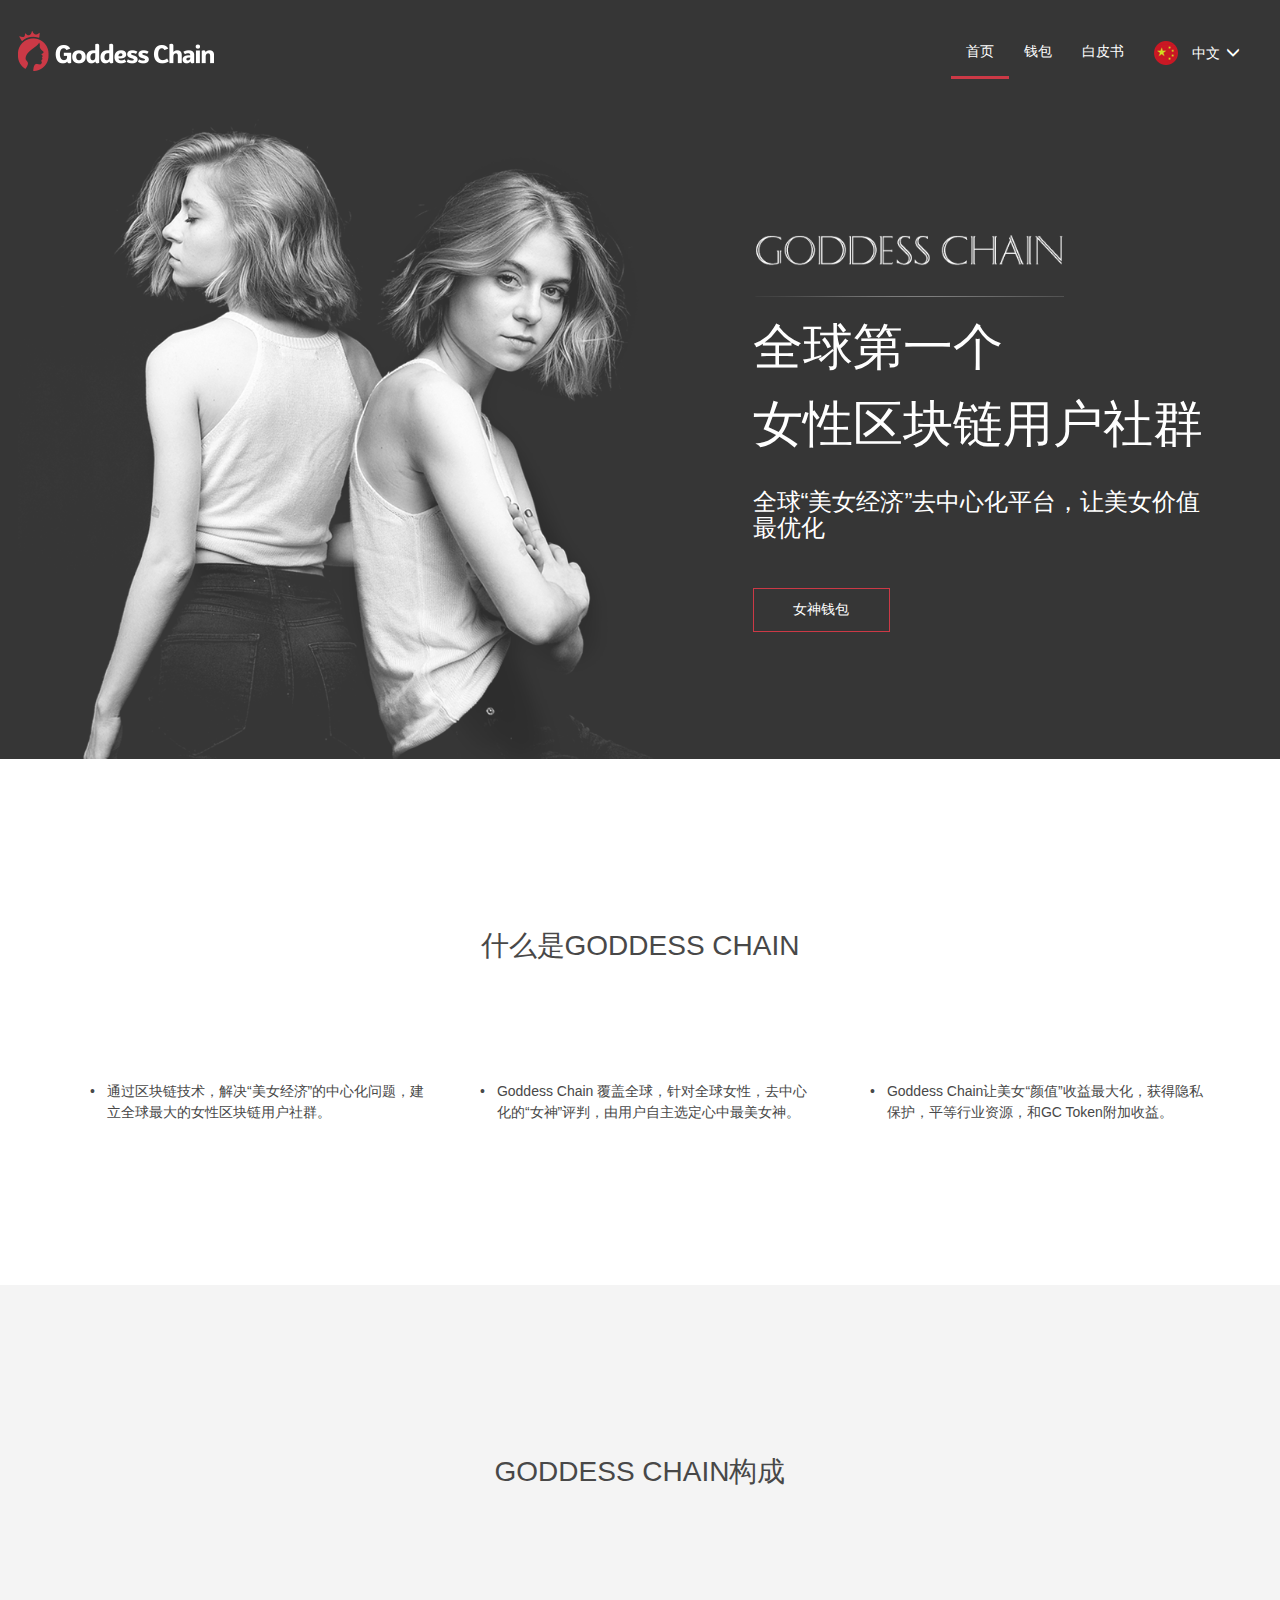
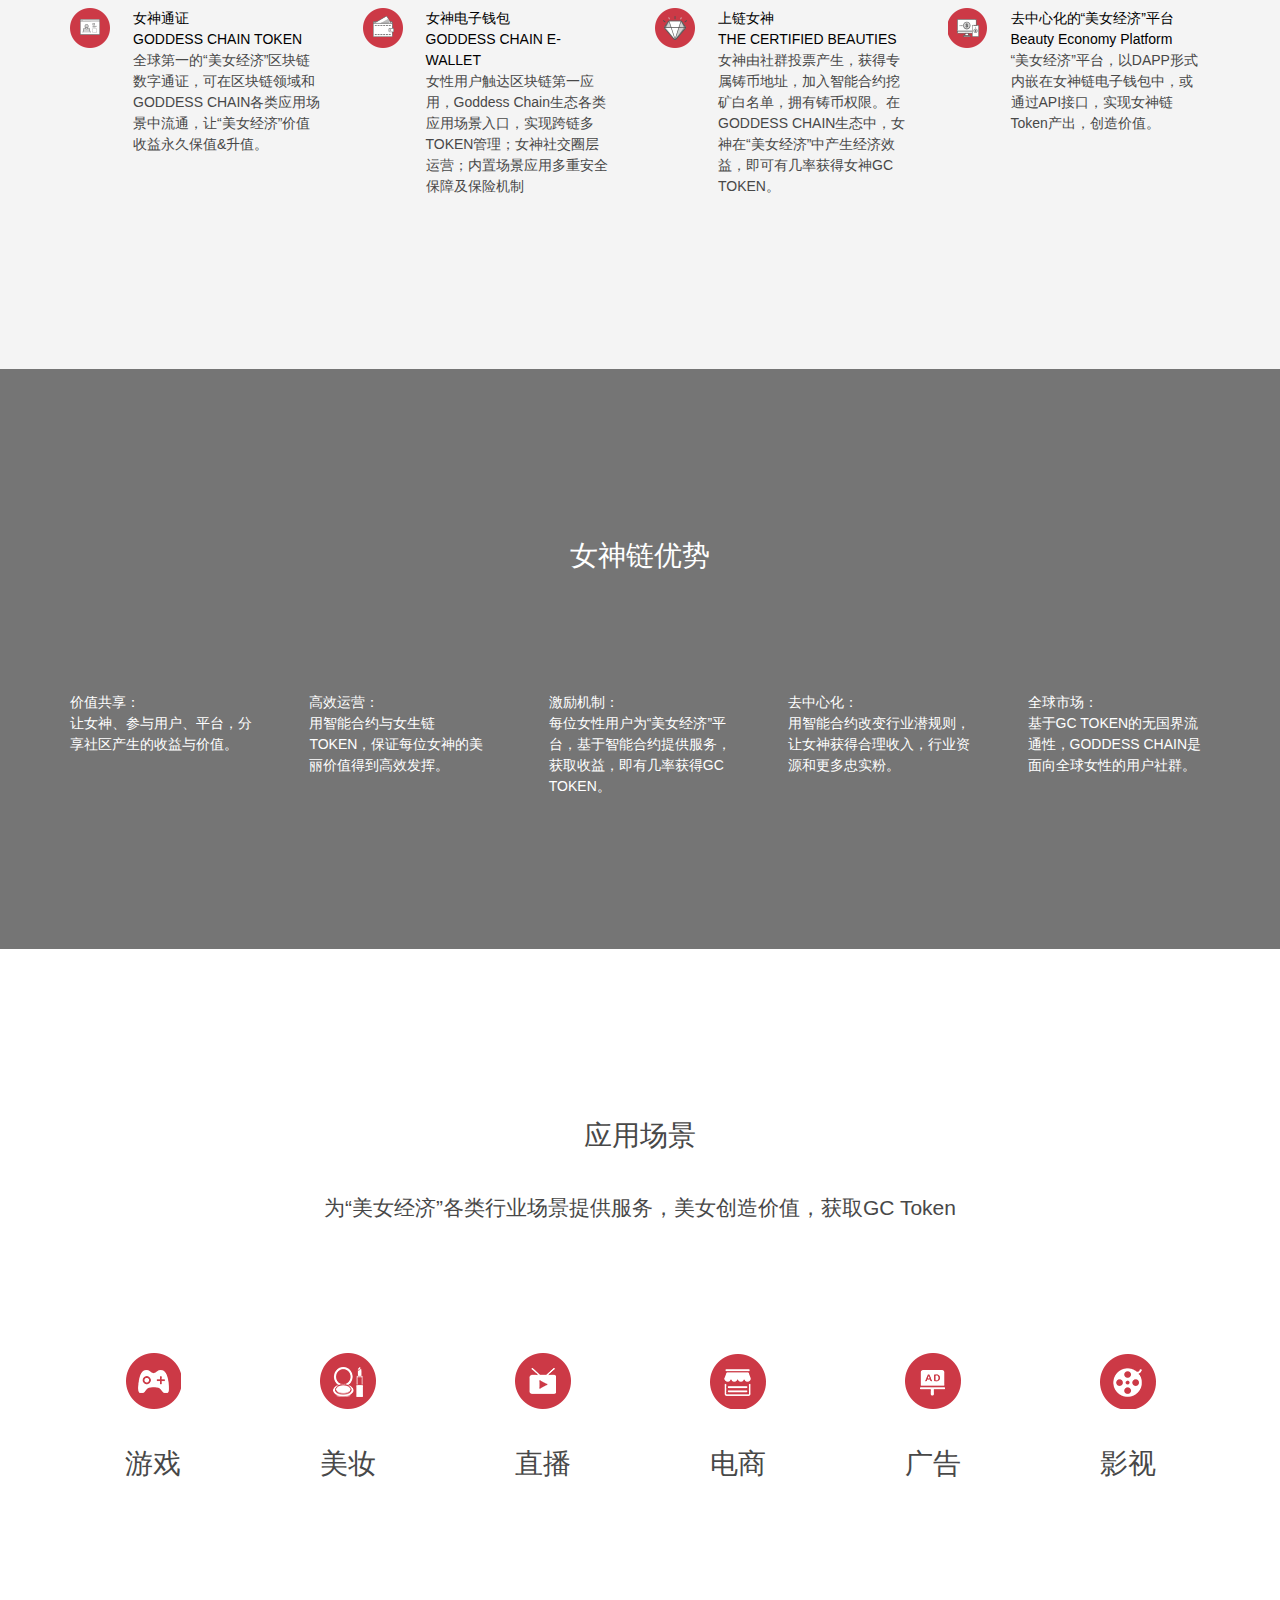
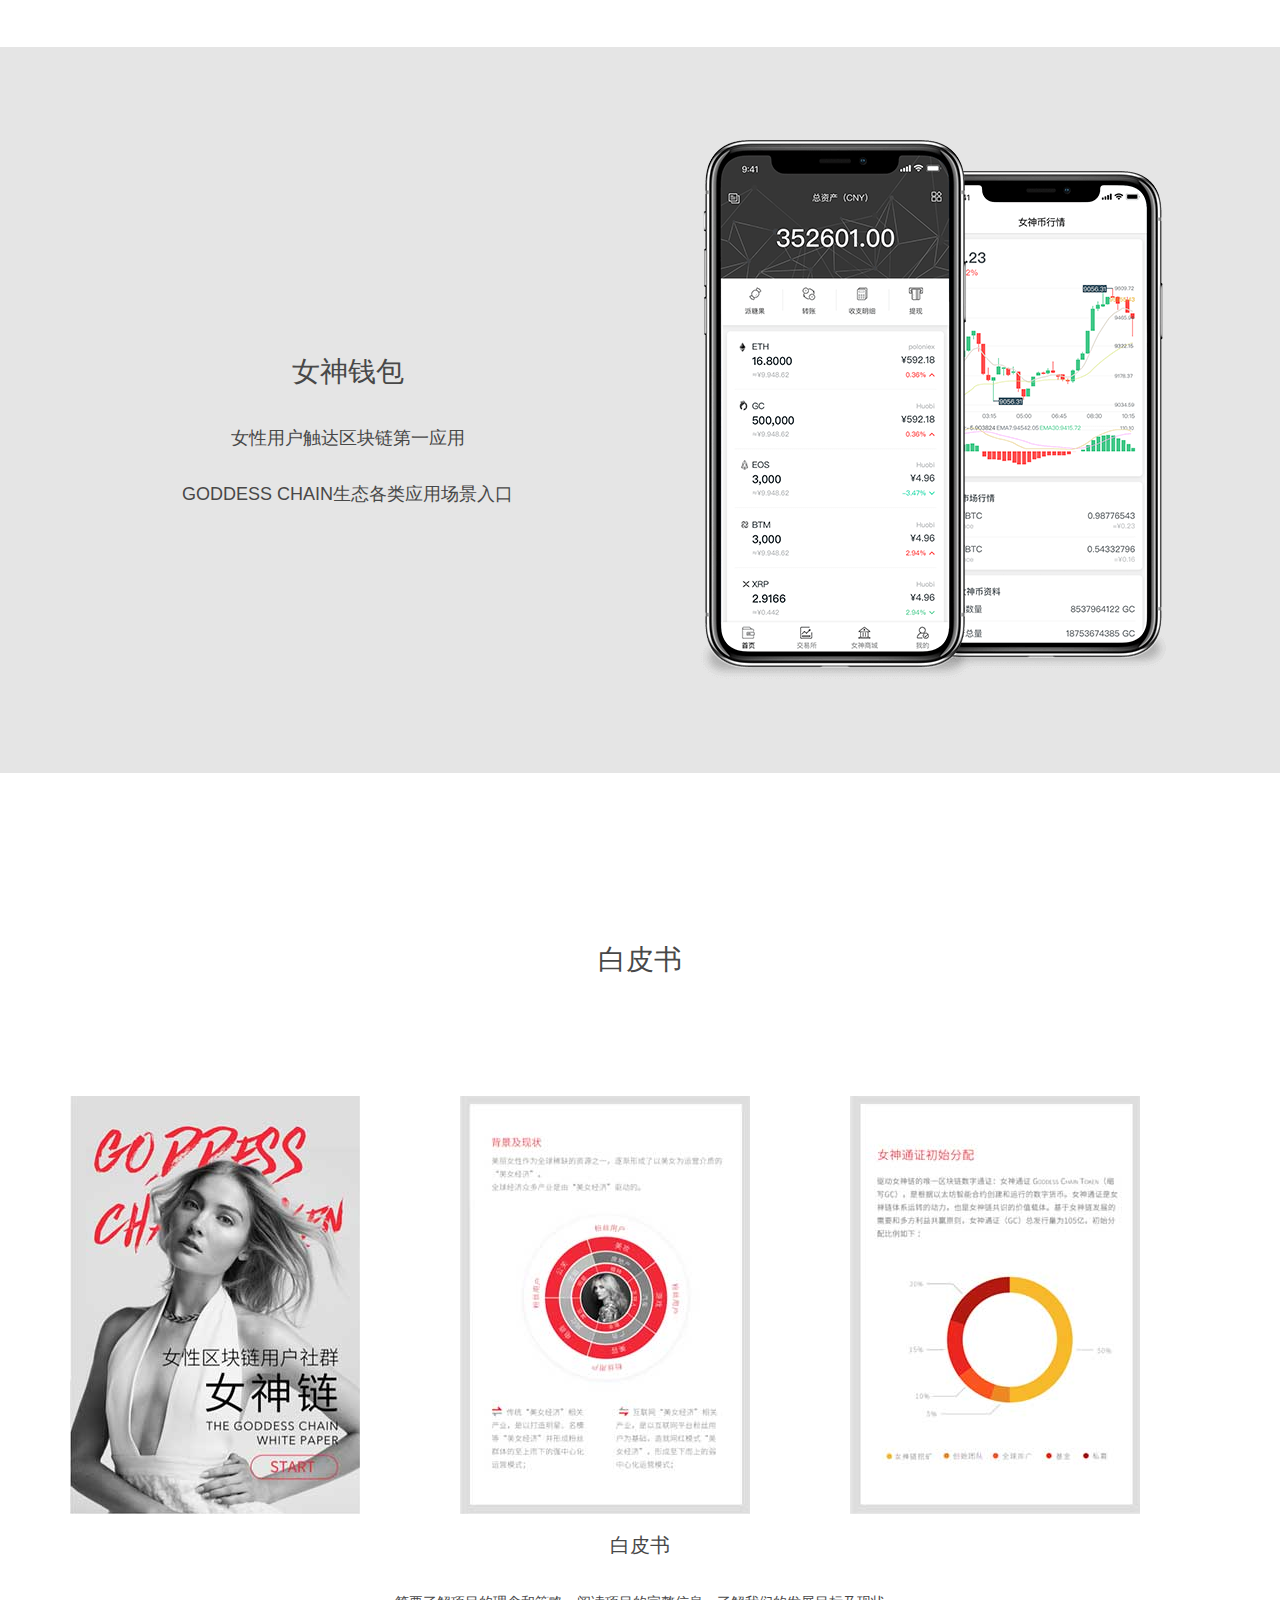
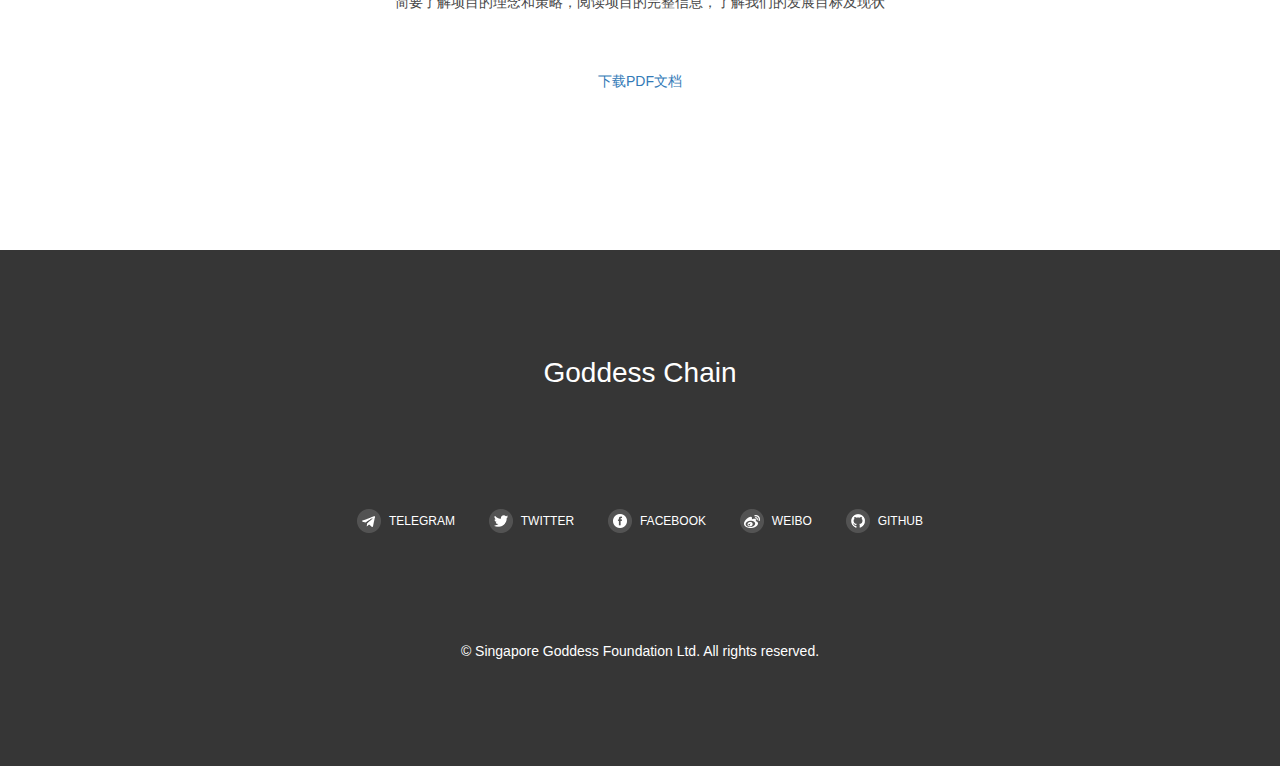
<file: pc/index.html>
<!DOCTYPE html>
<html lang="zh">

<head>
    <meta charset="UTF-8">
    <meta name="viewport" content="width=device-width, initial-scale=1.0">
    <meta http-equiv="X-UA-Compatible" content="ie=edge">
    <link rel="stylesheet" href="./css/bootstrap.min.css">
    <link rel="stylesheet" href="./css/gc-0.1.css">
    <title>女神链</title>
</head>

<body>
    <div id="judge"></div>
    <div class="header">
        <div class="container-header">
            <!-- 响应式导航条 -->
            <nav class="navbar navbar-default">
                <div class="container-fluid">
                    <div class="navbar-header">
                        <button type="button" class="navbar-toggle collapsed" data-toggle="collapse" data-target="#bs-example-navbar-collapse-1"
                            aria-expanded="false">
                            <span class="icon-bar"></span>
                            <span class="icon-bar"></span>
                            <span class="icon-bar"></span>
                        </button>
                        <a class="navbar-brand" href="#">
                            <img class="logo-img" src="image/1_01.png" alt="">
                        </a>
                    </div>

                    <div class="collapse navbar-collapse" id="bs-example-navbar-collapse-1">
                        <ul class="nav navbar-nav navbar-right">
                            <li>
                                <a href="#" class="active">首页</a>
                            </li>
                            <li>
                                <a href="#wallet">钱包</a>
                            </li>
                            <li>
                                <a href="#whitepaper">白皮书</a>
                            </li>
                            <li>
                                <a href="#">
                                    <div class="language-box">
                                        <img class="national-flag" src="image/1_02.png" alt="language" />
                                        <div class="language-choice">
                                            <span class="pdr6">中文</span>
                                            <span class="glyphicon glyphicon-menu-down"></span>
                                        </div>
                                    </div>
                                </a>
                            </li>
                        </ul>
                    </div>
                </div>
            </nav>
        </div>
    </div>
    <!-- banner -->
    <div class="banner">
        <div class="container">
            <div class="row">
                <div class="col-sm-7">
                    <img class="img-responsive banner-left" src="image/1_04.png" alt="">
                </div>
                <div class="col-sm-5">
                    <img class="img-responsive banner-logo" src="image/1_05.png">
                    <h1>全球第一个</h1>
                    <h1>女性区块链用户社群</h1>
                    <h3 style="margin-top: 8%;">全球“美女经济”去中心化平台，让美女价值最优化</h3>
                    <div class="goddess-wallet">女神钱包</div>
                </div>
            </div>
        </div>
    </div>
    <!-- what is goodess chain -->
    <div class="gc-des">
        <div class="container">
            <div class="row">
                <div class="col-xs-12">
                    <h2>什么是GODDESS CHAIN</h2>
                </div>
            </div>
            <div class="row">
                <div class="col-xs-12 col-sm-4">
                    <div class="des-item">
                        <span class="dot">•</span>
                        <p class="desc">通过区块链技术，解决“美女经济”的中心化问题，建立全球最大的女性区块链用户社群。</p>
                    </div>
                </div>
                <div class="col-xs-12 col-sm-4">
                    <div class="des-item">
                        <span class="dot">•</span>
                        <p class="desc">Goddess Chain 覆盖全球，针对全球女性，去中心化的“女神”评判，由用户自主选定心中最美女神。</p>
                    </div>
                </div>
                <div class="col-xs-12 col-sm-4">
                    <div class="des-item">
                        <span class="dot">•</span>
                        <p class="desc">Goddess Chain让美女“颜值”收益最大化，获得隐私保护，平等行业资源，和GC Token附加收益。</p>
                    </div>
                </div>
            </div>
        </div>
    </div>
    <!-- composition -->
    <div class="gc-composition">
        <div class="container">
            <div class="row">
                <div class="col-xs-12">
                    <h2>GODDESS CHAIN构成</h2>
                </div>
            </div>
            <div class="row">
                <div class="col-xs-12 col-sm-6 col-md-3" style="margin-bottom: 20px;">
                    <div class="composition-item">
                        <img src="./image/gc-token.png" alt="">
                        <div class="composition-item-des">
                            <p class="font-blank">女神通证</p>
                            <p class="font-blank">GODDESS CHAIN TOKEN</p>
                            <p>全球第一的“美女经济”区块链数字通证，可在区块链领域和GODDESS CHAIN各类应用场景中流通，让“美女经济”价值收益永久保值&升值。</p>
                        </div>
                    </div>
                </div>
                <div class="col-xs-12 col-sm-6 col-md-3" style="margin-bottom: 20px;">
                    <div class="composition-item">
                        <img src="./image/gc-wallet.png" alt="">
                        <div class="composition-item-des">
                            <p class="font-blank">女神电子钱包</p>
                            <p class="font-blank">GODDESS CHAIN E-WALLET</p>
                            <p>女性用户触达区块链第一应用，Goddess Chain生态各类应用场景入口，实现跨链多TOKEN管理；女神社交圈层运营；内置场景应用多重安全保障及保险机制</p>
                        </div>
                    </div>
                </div>
                <div class="col-xs-12 col-sm-6 col-md-3">
                    <div class="composition-item">
                        <img src="./image/gc-certify.png" alt="">
                        <div class="composition-item-des">
                            <p class="font-blank">上链女神</p>
                            <p class="font-blank">THE CERTIFIED BEAUTIES</p>
                            <p>女神由社群投票产生，获得专属铸币地址，加入智能合约挖矿白名单，拥有铸币权限。在GODDESS CHAIN生态中，女神在“美女经济”中产生经济效益，即可有几率获得女神GC TOKEN。</p>
                        </div>
                    </div>
                </div>
                <div class="col-xs-12 col-sm-6 col-md-3">
                    <div class="composition-item">
                        <img src="./image/gc-project.png" alt="">
                        <div class="composition-item-des">
                            <p class="font-blank">去中心化的“美女经济”平台</p>
                            <p class="font-blank">Beauty Economy Platform</p>
                            <p>“美女经济”平台，以DAPP形式内嵌在女神链电子钱包中，或通过API接口，实现女神链Token产出，创造价值。</p>
                        </div>
                    </div>
                </div>
            </div>
        </div>
    </div>
    <!-- advantage -->
    <div class="gc-advantage">
        <div class="container">
            <div class="row">
                <div class="col-xs-12">
                    <h2>女神链优势</h2>
                </div>
            </div>
            <div class="advantage-list">
                <div>
                    <p>价值共享：</p>
                    <p>让女神、参与用户、平台，分享社区产生的收益与价值。</p>
                </div>
                <div>
                    <p>高效运营：</p>
                    <p>用智能合约与女生链TOKEN，保证每位女神的美丽价值得到高效发挥。</p>
                </div>
                <div>
                    <p>激励机制：</p>
                    <p>每位女性用户为“美女经济”平台，基于智能合约提供服务，获取收益，即有几率获得GC TOKEN。</p>
                </div>
                <div>
                    <p>去中心化：</p>
                    <p>用智能合约改变行业潜规则，让女神获得合理收入，行业资源和更多忠实粉。</p>
                </div>
                <div>
                    <p>全球市场：</p>
                    <p>基于GC TOKEN的无国界流通性，GODDESS CHAIN是面向全球女性的用户社群。</p>
                </div>
            </div>
        </div>
    </div>
    <!-- application scenario -->
    <div class="gc-scenario">
        <div class="container">
            <div class="row">
                <div class="col-xs-12">
                    <h2>应用场景</h2>
                    <p class="subtitle">为“美女经济”各类行业场景提供服务，美女创造价值，获取GC Token</p>
                </div>
            </div>
            <div class="row">
                <div class="col-xs-3 col-sm-2">
                    <img src="./image/scenario-game.png" alt="">
                    <p class="desc">游戏</p>
                </div>
                <div class="col-xs-3 col-sm-2">
                    <img src="./image/scenario-makeup.png" alt="">
                    <p class="desc">美妆</p>
                </div>
                <div class="col-xs-3 col-sm-2">
                    <img src="./image/scenario-live.png" alt="">
                    <p class="desc">直播</p>
                </div>
                <div class="col-xs-3 col-sm-2">
                    <img src="./image/scenario-ecm.png" alt="">
                    <p class="desc">电商</p>
                </div>
                <div class="col-xs-3 col-sm-2">
                    <img src="./image/scenario-ad.png" alt="">
                    <p class="desc">广告</p>
                </div>
                <div class="col-xs-3 col-sm-2">
                    <img src="./image/scenario-movie.png" alt="">
                    <p class="desc">影视</p>
                </div>
            </div>
        </div>
    </div>
    <!-- goddess wallet -->
    <a name="wallet"></a>
    <div class="gc-wallet">
        <div class="container">
            <div class="row">
                <div class="col-xs-12 col-sm-6">
                    <h2>女神钱包</h2>
                    <p class="desc" style="margin-bottom: 20px;">女性用户触达区块链第一应用</p>
                    <p class="desc">GODDESS CHAIN生态各类应用场景入口</p>
                </div>
                <div class="col-xs-12 col-sm-6">
                    <img src="./image/app.png" alt="" style="max-width: 100%">
                </div>
            </div>
        </div>
    </div>
    <!-- white paper -->
    <a name="whitepaper"></a>
    <div class="gc-paper">
        <div class="container">
            <div class="row">
                <div class="col-xs-12">
                    <h2>白皮书</h2>
                </div>
            </div>
            <div class="row">
                <div class="col-xs-12 col-sm-4">
                    <img class="img-responsive" src="./image/paper-01.jpg" alt="">
                </div>
                <div class="col-xs-12 col-sm-4">
                    <img class="img-responsive" src="./image/paper-02.jpg" alt="">
                </div>
                <div class="col-xs-12 col-sm-4">
                    <img class="img-responsive" src="./image/paper-03.jpg" alt="">
                </div>
            </div>
            <div class="row">
                <div class="col-xs-12">
                    <h3>白皮书</h3>
                    <p class="gc-paper-book-des">简要了解项目的理念和策略，阅读项目的完整信息，了解我们的发展目标及现状</p>
                    <a href="http://www.goddesschain.io/whitepaper/gc-whitepaper-V1.8.4.pdf" class="btn ">下载PDF文档</a>
                </div>
            </div>
        </div>
    </div>

    <!-- footer -->
    <div class="footer">
        <div class="container">
            <div class="row">
                <div class="col-xs-12">
                    <h2>Goddess Chain</h2>
                </div>
            </div>
            <div class="footer-link">
                <a class="telegram" href="">TELEGRAM</a>
                <a class="twitter" href="">TWITTER</a>
                <a class="facebook" href="">FACEBOOK</a>
                <a class="weibo" href="">WEIBO</a>
                <a class="github" href="">GITHUB</a>
            </div>
            <div class="row">
                <div class="col-xs-12">
                    <div class="copy">&copy; Singapore Goddess Foundation Ltd. All rights reserved.</div>
                </div>
            </div>
        </div>
    </div>
    <script src="js/jquery-3.2.1.min.js"></script>
    <script src="js/bootstrap.min.js"></script>
    <script>
        $(function () {
            var isMobile;
            if ($('#judge').css("display") == 'none') {
                isMobile = true;
            }
            if (isMobile) {
                location.href = 'http://m.goddesschain.io';
            }
        });
    </script>
</body>

</html>
</file>
<file: pc/css/gc-0.1.css>
@media (max-width:768px) {
  #judge {
    display: none;
  }
}

body {
  color: #484848;
  font-size: 14px;
  line-height: 1.5;
}

.font-blank {
  color: #000;
}

.flex {
  display: flex;
}

.pdr6 {
  margin-right: 6px;
}

/* 容器 */

.container-header {
  width: 1660px;
  margin: 0 auto;
}

@media (max-width: 1660px) {
  .container-header {
    width: 100%;
    padding: 0 10px;
  }
}

@media (min-width: 1400px) {
  .container {
    width: 1400px;
    margin: 0 auto;
  }
}

/* header */

.header {
  padding-top: 2%;
  background: #363636;
}

.navbar {
  margin-bottom: 0;
}

.navbar-default {
  background: none;
  border: none;
}

.navbar-default .navbar-nav>li>a {
  color: #fff;
}

.navbar-default .navbar-nav>li>a.active {
  border-bottom: 3px solid #CC3946;
}

.navbar-default .navbar-nav>li>a:focus,
.navbar-default .navbar-nav>li>a:hover {
  color: #fff;
}

.navbar-brand {
  padding: 5px 0 0;
}

.navbar-default .navbar-toggle {
  border: none;
}

.navbar-default .navbar-toggle:focus,
.navbar-default .navbar-toggle:hover {
  background: none;
}

.navbar-default .navbar-toggle .icon-bar {
  background: #fff;
}

.logo-img {
  width: 196px;
  height: 40px;
  margin-left: 4%;
}

.language-box {
  display: flex;
  align-items: center;
}

.national-flag {
  width: 24px;
  height: 24px;
  margin-right: 14px;
}

.language-choice {
  display: flex;
  align-items: baseline;
}

/* banner */

.banner {
  color: #fff;
  background: #363636;
}
.banner-left{
  margin-left: -8%;
}
.banner h1{
  margin: 5% 0;
  font-size: 50px;
  font-weight: 100;
}
@media (min-width: 992px) and (max-width:1200px){
  .banner h1{
    margin: 5% 0;
    font-size: 38px;
    font-weight: 100;
  }
  .banner h3{
    font-size: 18px;
  }
}
@media (min-width: 768px) and (max-width:992px){
  .banner h1{
    margin: 5% 0;
    font-size: 28px;
    font-weight: 100;
  }
  .banner h3{
    font-size: 16px;
  }
}
.banner-logo {
  width: 68%;
  margin-top:34%; 
}
.goddess-wallet {
  width: 30%;
  text-align: center;
  margin-top: 10%;
  padding: 2.3% 0;
  color: #fff;
  border: 1px solid #CC3946;
}

h2 {
  font-size: 28px;
  text-align: center;
  margin-bottom: 120px;
}

.gc-des {
  padding: 152px 0;
}

.gc-des .des-item {
  display: flex;
}

.gc-des .dot {
  margin-left: 20px;
  margin-right: 12px;
}

.gc-des .desc {
  font-size: 14px;
  line-height: 1.5;
}

/* composition */

.gc-composition {
  background: #f4f4f4;
  padding: 152px 0;
}

.composition-item {
  display: flex;
  align-items: flex-start;
}

.composition-item-des {
  margin-left: 23px;
  margin-right: 12px;
}

.composition-item-des p {
  margin-bottom: 0;
}

.gc-advantage {
  padding: 152px 0;
  background: #757575;
  color: #fff;
}

.advantage-list {
  display: flex;
  justify-content: space-between;
}

.advantage-list>div {
  width: 16%;
}

.advantage-list>div>p {
  margin-bottom: 0;
}

.gc-scenario {
  padding: 152px 0;
  text-align: center;
}

.gc-scenario h2 {
  margin-bottom: 0;
}

.gc-scenario .subtitle {
  font-size: 21px;
  margin-top: 40px;
  margin-bottom: 130px;
}

.gc-scenario .desc {
  font-size: 28px;
  margin-top: 34px;
}

.gc-wallet {
  text-align: center;
  background: #e5e5e5;
  padding: 93px 0;
}

.gc-wallet h2 {
  margin-top: 217px;
  margin-bottom: 32px;
}

.gc-wallet .desc {
  font-size: 18px;
  color: #484848;
  line-height: 2;
}

.gc-paper {
  padding: 152px 0;
  text-align: center;
}

.gc-paper h3 {
  font-size: 20px;
  margin-bottom: 36px;
}

.gc-paper-book-des {
  margin-bottom: 51px;
}

.gc-paper .btn-default {
  color: #484848;
  border-color: #F54444;
}

.gc-paper .btn-default:hover {
  color: #484848;
  background: none;
}

.footer {
  background: #363636;
  color: #fff;
  text-align: center;
  padding: 88px 0 104px;
}

.footer-link {
  display: flex;
  justify-content: space-around;
  padding: 0 270px;
}

.footer a {
  color: #fff;
  font-size: 12px;
  line-height: 24px;
  display: block;
  padding-left: 32px;
  background-size: 24px;
  background-repeat: no-repeat;
  text-align: left;
}

.footer a.telegram {
  background-image: url('../image/telegram.png')
}

.footer a.twitter {
  background-image: url('../image/twitter.png')
}

.footer a.facebook {
  background-image: url('../image/facebook.png')
}

.footer a.weibo {
  background-image: url('../image/weibo.png')
}

.footer a.github {
  background-image: url('../image/github.png')
}

.footer .copy {
  margin-top: 108px;
}
</file>
